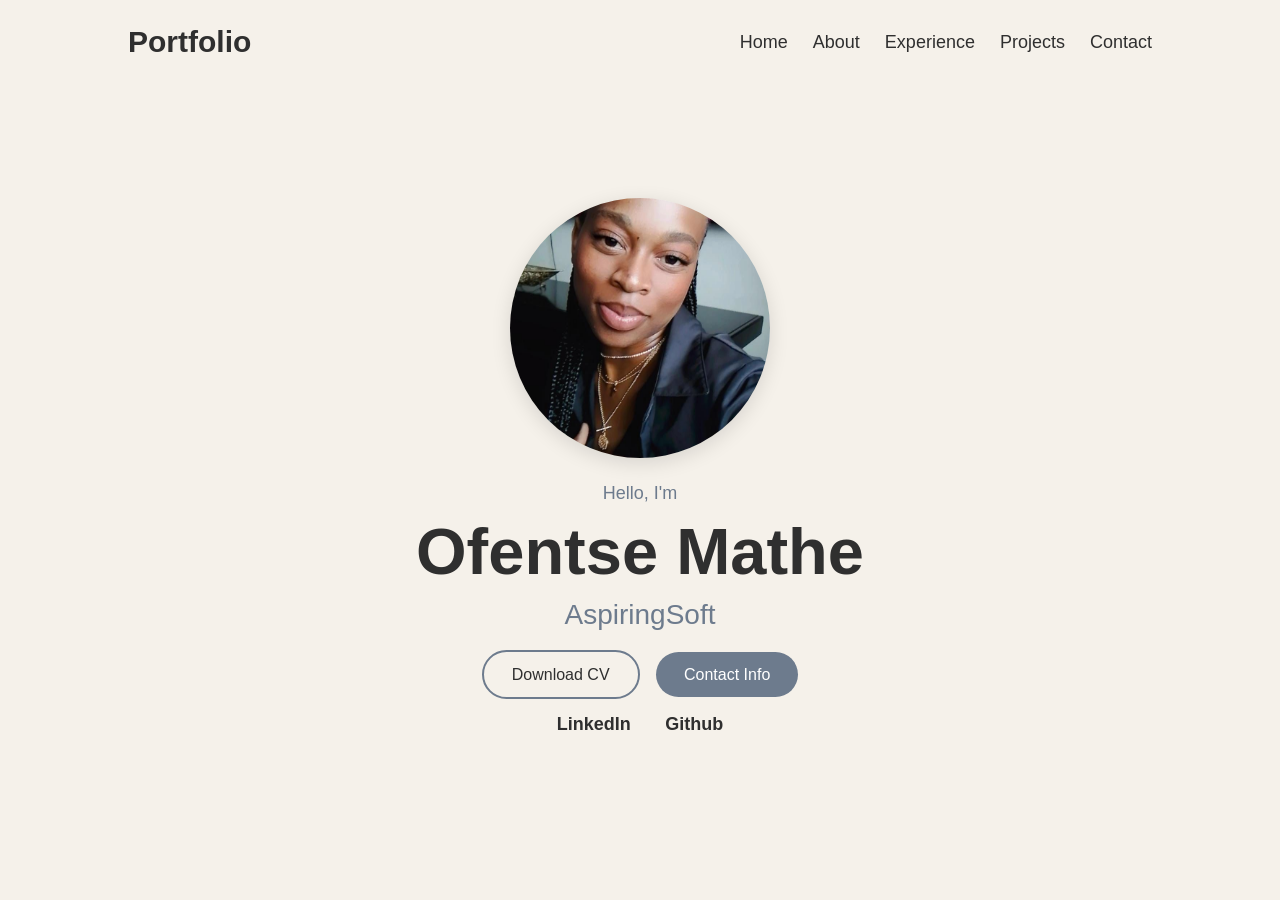
<file: index.html>
<!-- ========================= -->
<!-- index.html -->
<!-- ========================= -->
<!DOCTYPE html>
<html lang="en">
<head>
  <meta charset="UTF-8">
  <meta name="viewport" content="width=device-width, initial-scale=1.0">
  <title>Ofentse Portfolio</title>
  <link rel="stylesheet" href="style.css">
</head>
<body>

<nav>
  <h2 class="logo">Portfolio</h2>

  <ul class="nav-links">
    <li><a href="index.html">Home</a></li>
    <li><a href="about.html">About</a></li>
    <li><a href="experience.html">Experience</a></li>
    <li><a href="projects.html">Projects</a></li>
    <li><a href="contact.html">Contact</a></li>
  </ul>
</nav>

<section class="hero">

<img src="image/profile.jpg" class="profile-img" alt="Profile">

  <p class="intro">Hello, I'm</p>

  <h1>Ofentse Mathe</h1>

  <h2 class="role">Aspiring Software Developer</h2>

  <div class="buttons">
    <a href="Ofentse mathe cv.pdf" class="btn-outline">
      Download CV</a>
    

    <a href="contact.html" class="btn-filled">Contact Info</a>
  </div>

  <div class="socials">
    <a href="#">LinkedIn</a>
    <a href="https://github.com/" target="_blank">
      Github
  </div>

</section>

<script src="script.js"></script>
</body>
</html>
</file>
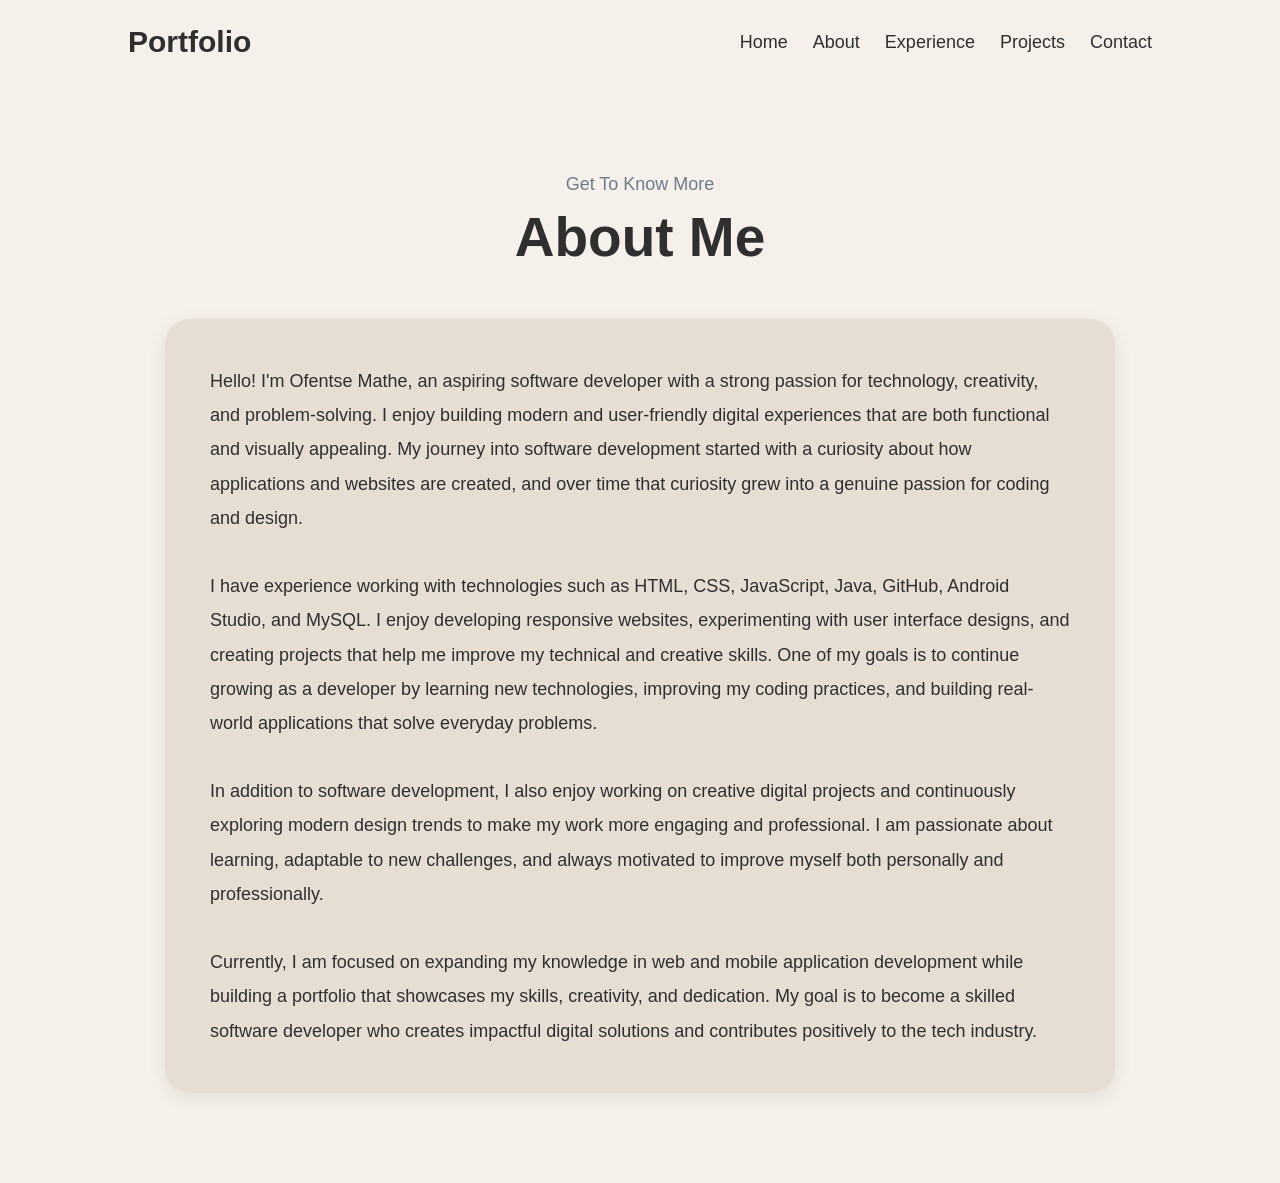
<file: about.html>
<!-- ===================================== -->
<!-- FULL about.html CODE -->
<!-- ===================================== -->

<!DOCTYPE html>
<html lang="en">

<head>

  <meta charset="UTF-8">

  <meta name="viewport" content="width=device-width, initial-scale=1.0">

  <title>About Me</title>

  <link rel="stylesheet" href="style.css">

</head>

<body>

  <!-- NAVBAR -->

  <nav>

    <h2 class="logo">Portfolio</h2>

    <ul class="nav-links">

      <li><a href="index.html">Home</a></li>

      <li><a href="about.html">About</a></li>

      <li><a href="experience.html">Experience</a></li>

      <li><a href="projects.html">Projects</a></li>

      <li><a href="contact.html">Contact</a></li>

    </ul>

  </nav>

  <!-- ABOUT SECTION -->

  <section class="page-section">

    <p class="section-text">Get To Know More</p>

    <h1>About Me</h1>

    <div class="about-container">

      <p class="about-paragraph">

        Hello! I'm Ofentse Mathe, an aspiring software developer with a strong passion for technology, creativity, and problem-solving. I enjoy building modern and user-friendly digital experiences that are both functional and visually appealing. My journey into software development started with a curiosity about how applications and websites are created, and over time that curiosity grew into a genuine passion for coding and design.

        <br><br>

        I have experience working with technologies such as HTML, CSS, JavaScript, Java, GitHub, Android Studio, and MySQL. I enjoy developing responsive websites, experimenting with user interface designs, and creating projects that help me improve my technical and creative skills. One of my goals is to continue growing as a developer by learning new technologies, improving my coding practices, and building real-world applications that solve everyday problems.

        <br><br>

        In addition to software development, I also enjoy working on creative digital projects and continuously exploring modern design trends to make my work more engaging and professional. I am passionate about learning, adaptable to new challenges, and always motivated to improve myself both personally and professionally.

        <br><br>

        Currently, I am focused on expanding my knowledge in web and mobile application development while building a portfolio that showcases my skills, creativity, and dedication. My goal is to become a skilled software developer who creates impactful digital solutions and contributes positively to the tech industry.

      </p>

    </div>

  </section>

  <script src="script.js"></script>

</body>

</html>
</file>
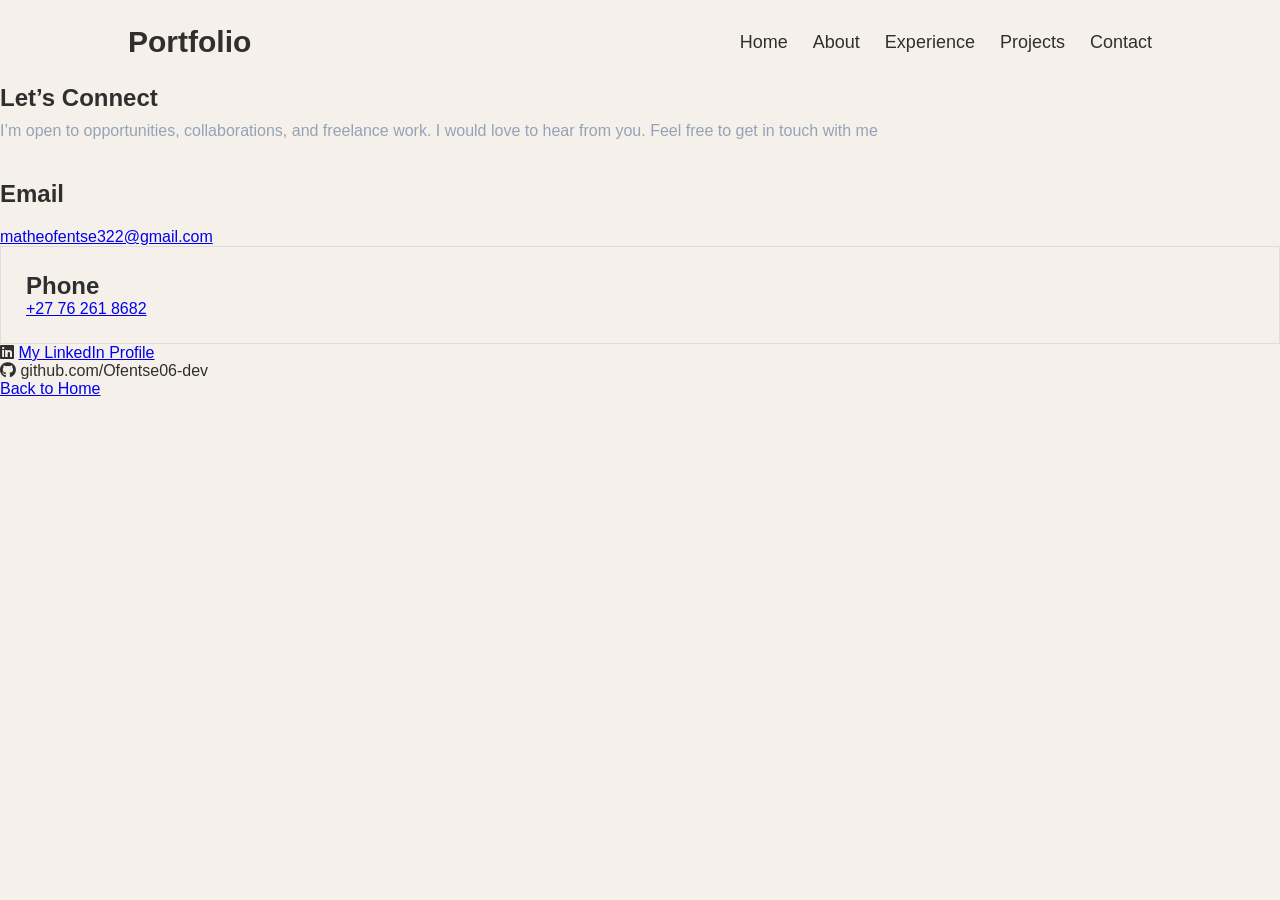
<file: contact.html>
<!DOCTYPE html>
<html lang="en">

<head>
  <meta charset="UTF-8">
  <meta name="viewport" content="width=device-width, initial-scale=1.0">
  <title>Contact</title>

  <link rel="stylesheet" href="style.css">
  <link rel="stylesheet" href="https://cdnjs.cloudflare.com/ajax/libs/font-awesome/6.5.0/css/all.min.css">
</head>

<body>

<nav>
  <h2 class="logo">Portfolio</h2>

  <ul class="nav-links">
    <li><a href="index.html">Home</a></li>
    <li><a href="about.html">About</a></li>
    <li><a href="experience.html">Experience</a></li>
    <li><a href="projects.html">Projects</a></li>
    <li><a href="contact.html">Contact</a></li>
  </ul>
</nav>

<section class="contact-section">

  <h1 class="contact-title">Let’s Connect</h1>

  <p class="contact-subtitle">
    I’m open to opportunities, collaborations, and freelance work. I would love to hear from you. Feel free to get in touch with me 
  </p>

  <div class="contact-info">
    <h2> Email</h2>
    <a href="malito:Matheofentse322@gmail.com">
      matheofentse322@gmail.com
    </a>
  </div>
  <div class="contact-item">
    <h2>Phone</h2>
    <a href=tel:+27 76 261 8682">
      +27 76 261 8682
    </a>
  </div> 

    <!-- LINKEDIN -->
    <p>
      <i class="fa-brands fa-linkedin"></i>
      <a href="https://www.linkedin.com/" target="_blank">
        My LinkedIn Profile
      </a>
    </p> 

    <p><i class="fa-brands fa-github"></i> github.com/Ofentse06-dev</p>

  </div>
<a href="index.html" class="back-button">
  Back to Home
</section>

<script src="script.js"></script>

</body>
</html>
</file>
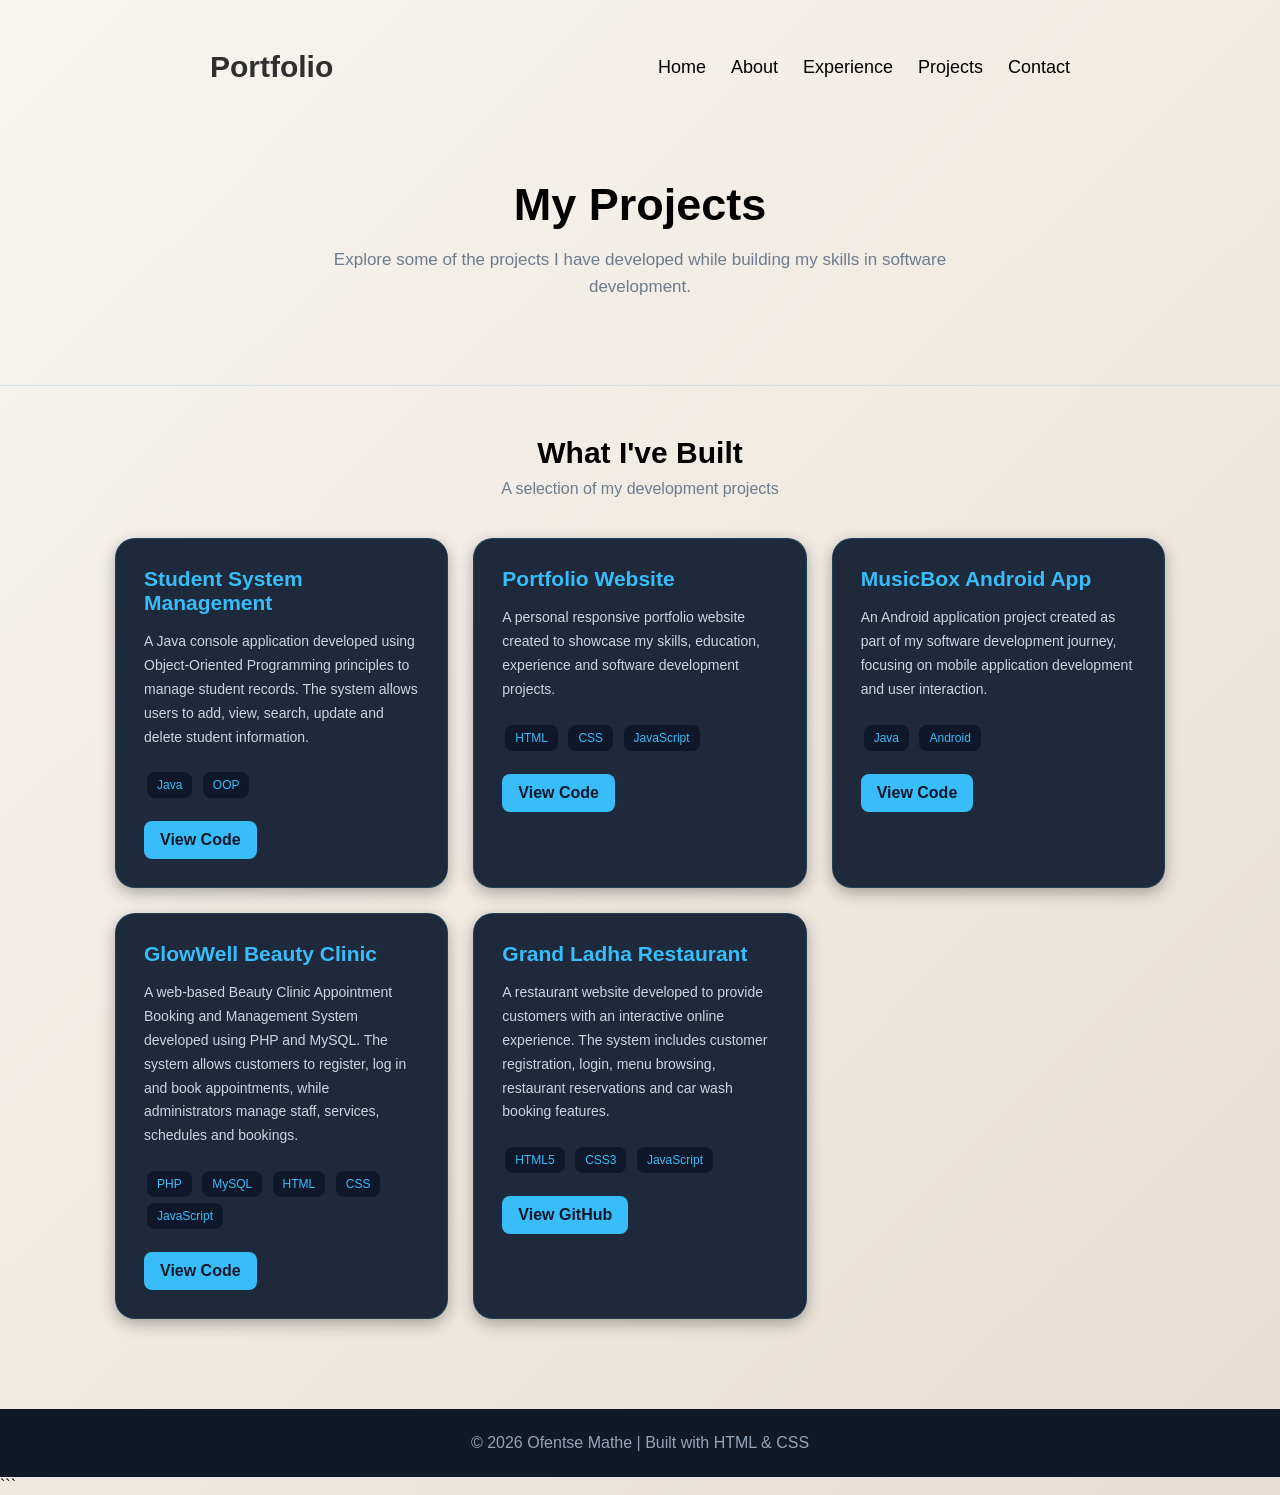
<file: projects.html>
<!DOCTYPE html>

<html lang="en">
<head>
    <meta charset="UTF-8">
    <meta name="viewport" content="width=device-width, initial-scale=1.0">

<title>Projects | Ofentse Mathe</title>

<style>
    * {
        margin: 0;
        padding: 0;
        box-sizing: border-box;
    }

    body {
        font-family: Arial, sans-serif;
        background: linear-gradient(135deg, #F8F5F0, #E7DED3);
        color: #000000;
        min-height: 100vh;
    }

    /* ===== TOP SECTION ===== */
    .top-section {
        background: linear-gradient(#F5F1EA);
        padding: 25px 8%;
        border-bottom: 1px solid rgba(56, 189, 248, 0.2);
    }

    /* ===== NAVIGATION ===== */
   
nav {
        display: flex;
        justify-content: space-between;
        align-items: center;
        padding:25px 10%;
        max-width: 1200px;
        margin: auto;
    }

    .logo {
        font-size:30px;
        font-weight:bold;
        color:#2F2F2F;
}
    

    nav ul {
        list-style: none;
        display: flex;
        gap: 25px;
    }

    nav ul li a {
        color: #000000;
        text-decoration: none;
        font-size: 18px;
        transition: 0.3s;
    }

    nav ul li a:hover,
    nav ul li a.active {
        color: #38bdf8;
    }


    /* ===== HERO ===== */
    .hero {
        text-align: center;
        padding: 70px 20px 60px;
    }

    .hero h1 {
        font-size: 45px;
        margin-bottom: 15px;
        color: #000000;
    }

    .hero h1 span {
        color: #000000;
    }

    .hero p {
        color: #6D7B8D;
        font-size: 17px;
        max-width: 650px;
        margin: auto;
        line-height: 1.6;
    }

    /* ===== PROJECTS ===== */
    .projects-section {
        max-width: 1100px;
        margin: auto;
        padding: 50px 25px;
    }

    .section-title {
        text-align: center;
        margin-bottom: 40px;
    }

    .section-title h2 {
        font-size: 30px;
        color: #000000;
        margin-bottom: 10px;
    }

    .section-title p {
        color: #6D7B8D;
    }

    .container {
        display: grid;
        grid-template-columns: repeat(auto-fit, minmax(280px, 1fr));
        gap: 25px;
    }

    /* ===== PROJECT CARD ===== */
    .card {
        background: #1e293b;
        padding: 28px;
        border-radius: 20px;
        border: 1px solid rgba(56, 189, 248, 0.15);
        transition: 0.3s ease;
        box-shadow: 0 5px 15px rgba(0, 0, 0, 0.3);
    }

    .card:hover {
        transform: translateY(-8px);
        border-color: #38bdf8;
        box-shadow: 0 10px 25px rgba(56, 189, 248, 0.15);
    }

    .card h3 {
        color: #38bdf8;
        font-size: 21px;
        margin-bottom: 15px;
    }

    .card p {
        font-size: 14px;
        color: #cbd5e1;
        line-height: 1.7;
        margin-bottom: 20px;
    }

    .technologies {
        margin-bottom: 20px;
    }

    .technologies span {
        display: inline-block;
        background: #0f172a;
        color: #38bdf8;
        padding: 6px 10px;
        border-radius: 8px;
        font-size: 12px;
        margin: 3px;
    }

    /* ===== BUTTON ===== */
    .btn {
        display: inline-block;
        padding: 10px 16px;
        background: #38bdf8;
        color: #0f172a;
        text-decoration: none;
        border-radius: 8px;
        font-weight: bold;
        transition: 0.3s;
    }

    .btn:hover {
        background: white;
        transform: translateY(-2px);
    }

    /* ===== FOOTER ===== */
    footer {
        text-align: center;
        padding: 25px;
        background: #111827;
        margin-top: 40px;
        color: #94a3b8;
    }

    /* ===== MOBILE ===== */
    @media (max-width: 700px) {

        nav {
            flex-direction: column;
            gap: 20px;
        }

        nav ul {
            flex-wrap: wrap;
            justify-content: center;
            gap: 15px;
        }

        .hero h1 {
            font-size: 35px;
        }

        .hero {
            padding: 50px 20px;
        }
    }
</style>


</head>

<body>


<!-- TOP SECTION -->
<div class="top-section">

    <!-- NAVIGATION -->
    <nav>
        <div class="logo">Portfolio</div>

        <ul>
            <li><a href="index.html">Home</a></li>
            <li><a href="about.html">About</a></li>
            <li><a href="experience.html">Experience</a></li>
            <li><a href="projects.html">Projects</a></li>
            <li><a href="contact.html">Contact</a></li>
        </ul>
    </nav>

    <!-- HERO -->
    <div class="hero">
        <h1>My Projects</span></h1>
        <p>
            Explore some of the projects I have developed while building
            my skills in software development.
        </p>
    </div>

</div>

<!-- PROJECTS -->
<section class="projects-section">

    <div class="section-title">
        <h2>What I've Built</h2>
        <p>A selection of my development projects</p>
    </div>

    <div class="container">

        <!-- PROJECT 1 -->
        <div class="card">
            <h3>Student System Management</h3>

            <p>
                A Java console application developed using Object-Oriented
                Programming principles to manage student records. The
                system allows users to add, view, search, update and delete
                student information.
            </p>

            <div class="technologies">
                <span>Java</span>
                <span>OOP</span>
            </div>

            <a
                class="btn"
                href="https://github.com/ofentse06-dev/Student-System-Management"
                target="_blank">
                View Code
            </a>
        </div>


        <!-- PROJECT 2 -->
        <div class="card">
            <h3>Portfolio Website</h3>

            <p>
                A personal responsive portfolio website created to
                showcase my skills, education, experience and software
                development projects.
            </p>

            <div class="technologies">
                <span>HTML</span>
                <span>CSS</span>
                <span>JavaScript</span>
            </div>

            <a
                class="btn"
                href="https://github.com/Ofentse06-dev"
                target="_blank">
                View Code
            </a>
        </div>


        <!-- PROJECT 3 -->
        <div class="card">
            <h3>MusicBox Android App</h3>

            <p>
                An Android application project created as part of my
                software development journey, focusing on mobile
                application development and user interaction.
            </p>

            <div class="technologies">
                <span>Java</span>
                <span>Android</span>
            </div>
            <a
                class="btn"
                href="https://github.com/Ofentse06-dev/MusicBox"
                target="_blank">
                View Code
            </a>
        </div> 
        
<!-- PROJECT 4 -->
<div class="card">
    <h3>GlowWell Beauty Clinic</h3>

    <p>
        A web-based Beauty Clinic Appointment Booking
        and Management System developed using PHP and
        MySQL. The system allows customers to register,
        log in and book appointments, while administrators
        manage staff, services, schedules and bookings.
    </p>

    <div class="technologies">
        <span>PHP</span>
        <span>MySQL</span>
        <span>HTML</span>
        <span>CSS</span>
        <span>JavaScript</span>
    </div>

    <a
        class="btn"
        href="https://github.com/Ofentse06-dev/Glow_Well_Clinic"
        target="_blank"
        rel="noopener noreferrer">
        View Code
    </a>
</div>
        
<!-- PROJECT 5 -->
<div class="card">
    <h3>Grand Ladha Restaurant</h3>

    <p>
        A restaurant website developed to provide customers
        with an interactive online experience. The system
        includes customer registration, login, menu browsing,
        restaurant reservations and car wash booking features.
    </p>

    <div class="technologies">
        <span>HTML5</span>
        <span>CSS3</span>
        <span>JavaScript</span>
    </div>

    <a
        class="btn"
        href="https://github.com/Ofentse06-dev"
        target="_blank"
        rel="noopener noreferrer">
        View GitHub
    </a>
</div>


            
        </div>

    </div>

</section>


<!-- FOOTER -->
<footer>
    <p>© 2026 Ofentse Mathe | Built with HTML & CSS</p>
</footer>
```

</body>
</html>
</file>
<file: style.css>
/* ===================================== */
/* FULL PREMIUM style.css */
/* ===================================== */

*{
  margin:0;
  padding:0;
  box-sizing:border-box;
}

html{
  scroll-behavior:smooth;
}

/* ===================================== */
/* BODY */
/* ===================================== */

body{
  font-family:Arial, sans-serif;
  background:#F5F1EA;
  color:#2F2F2F;
  opacity:0;
  transition:opacity 0.5s ease-in-out;
}

/* PAGE FADE */

body.loaded{
  opacity:1;
}

/* ===================================== */
/* NAVBAR */
/* ===================================== */

nav{
  display:flex;
  justify-content:space-between;
  align-items:center;
  padding:25px 10%;
}

.logo{
  font-size:30px;
  font-weight:bold;
  color:#2F2F2F;
}

.nav-links{
  display:flex;
  list-style:none;
  gap:25px;
}

.nav-links a{
  text-decoration:none;
  color:#2F2F2F;
  font-size:18px;
  transition:0.3s;
  position:relative;
}

/* UNDERLINE EFFECT */

.nav-links a::after{
  content:"";
  position:absolute;
  width:0%;
  height:2px;
  left:0;
  bottom:-5px;
  background:#6D7B8D;
  transition:0.3s;
}

.nav-links a:hover::after{
  width:100%;
}

/* ===================================== */
/* HERO SECTION */
/* ===================================== */

.hero{
  min-height:85vh;
  display:flex;
  flex-direction:column;
  justify-content:center;
  align-items:center;
  text-align:center;
  padding:40px 20px;
}

.profile-img{
  width:260px;
  height:260px;
  border-radius:50%;
  object-fit:cover;
  box-shadow:0 5px 20px rgba(0,0,0,0.12);
}

.intro{
  margin-top:25px;
  color:#6D7B8D;
  font-size:18px;
}

.hero h1{
  font-size:65px;
  margin-top:10px;
}

.role{
  margin-top:10px;
  color:#6D7B8D;
  font-size:28px;
  font-weight:500;
}

/* ===================================== */
/* BUTTONS */
/* ===================================== */

.buttons{
  margin-top:35px;
}

.btn-outline{
  border:2px solid #6D7B8D;
  padding:14px 28px;
  border-radius:35px;
  text-decoration:none;
  color:#2F2F2F;
  margin-right:12px;
  transition:0.3s;
}

.btn-outline:hover{
  background:#6D7B8D;
  color:white;
}

.btn-filled{
  background:#6D7B8D;
  color:white;
  padding:14px 28px;
  border-radius:35px;
  text-decoration:none;
  transition:0.3s;
}

.btn-filled:hover{
  background:#596575;
}

/* ===================================== */
/* SOCIALS */
/* ===================================== */

.socials{
  margin-top:30px;
}

.socials a{
  margin:0 15px;
  text-decoration:none;
  color:#2F2F2F;
  font-weight:bold;
  font-size:18px;
  transition:0.3s;
}

.socials a:hover{
  color:#6D7B8D;
}

/* ===================================== */
/* GENERAL PAGE SECTION */
/* ===================================== */

.page-section{
  padding:90px 10%;
  text-align:center;
}

.section-text{
  color:#6D7B8D;
  font-size:18px;
}

.page-section h1{
  margin-top:10px;
  font-size:55px;
}

/* ===================================== */
/* ABOUT SECTION */
/* ===================================== */

.about-container{
  display:flex;
  justify-content:center;
  margin-top:50px;
}

.about-paragraph{
  max-width:950px;
  background:#E7DED3;
  padding:45px;
  border-radius:25px;
  line-height:1.9;
  font-size:18px;
  text-align:left;
  box-shadow:0 5px 20px rgba(0,0,0,0.08);
}
/* SKILLS SECTION */
/* ===================================== */

.skills-container{
  display:flex;
  justify-content:center;
  flex-wrap:wrap;
  gap:25px;
  margin-top:50px;
}

.skill-card{
  background:#E7DED3;
  width:200px;
  padding:30px;
  border-radius:25px;

  /* ❌ REMOVED TRANSITION */
  transition:none;

  box-shadow:0 5px 15px rgba(0,0,0,0.08);
}

.skill-card:hover{
  /* ❌ REMOVED MOVEMENT */
  transform:none;
}

.skill-card img{
  width:80px;
  height:80px;
}

.skill-card h3{
  margin-top:20px;
  font-size:22px;
}

.skill-card p{
  margin-top:10px;
  color:#6D7B8D;
}



/* ===================================== */
/* PROJECTS SECTION */
/* ===================================== */

.projects-container{
  display:flex;
  justify-content:center;
  flex-wrap:wrap;
  gap:25px;
  margin-top:50px;
}

.project-card{
  background:#F5F1E8;
  width:320px;
  border-radius:25px;
  padding:25px;
  transition:0.3s;
  box-shadow:0 5px 15px rgba(0,0,0,0.08);
}

.project-card:hover{
  transform:translateY(-10px);
}

.project-card img{
  width:100%;
  border-radius:18px;
}

.project-card h3{
  margin-top:20px;
  font-size:24px;
}

.project-card p{
  margin-top:15px;
  line-height:1.7;
  color:#555;
}
}/* ========================= */
/* CONTACT PAGE */
/* ========================= */

.contact-page {
  max-width: 800px;
  margin: 0 auto;
  padding: 60px 20px;
  text-align: center;
  
}

.contact-page h1 {
    font-size: 40px;
    margin-bottom: 15px;
}
.contact-info{
  display: grid;
  gap: 20px;
}
.contact-item{
  padding: 25px;
  border: 1px solid #ddd;
}

.contact-subtitle {
    color: #94a3b8;
    margin-top: 10px;
    margin-bottom: 40px;
}

/* CARD */
.contact-card {
    background: #1e293b;
    max-width: 500px;
    margin: auto;
    padding: 30px;
    border-radius: 15px;

    box-shadow: 0 10px 30px rgba(0,0,0,0.3);

    animation: floatCard 3s ease-in-out infinite;
}

/* LINKS */
.contact-card a {
    color: #38bdf8;
    text-decoration: none;
}

.contact-card a:hover {
    text-decoration: underline;
}

/* ICON ANIMATION */
.contact-card i {
    margin-right: 10px;
    color: #38bdf8;
}

/* ========================= */
/* ANIMATIONS */
/* ========================= */

@keyframes fadeInUp {
    from {
        opacity: 0;
        transform: translateY(30px);
    }
    to {
        opacity: 1;
        transform: translateY(0);
    }
}



@keyframes floatCard {
    0% {
        transform: translateY(0px);
    }
    50% {
        transform: translateY(-10px);
    }
    100% {
        transform: translateY(0px);
    }
}


/* ===================================== */
/* FOOTER */
/* ===================================== */

footer{
  text-align:center;
  padding:40px;
  color:#6D7B8D;
}

/* ===================================== */
/* MOBILE RESPONSIVE */
/* ===================================== */

@media(max-width:768px){

  nav{
    flex-direction:column;
    gap:20px;
  }

  .nav-links{
    flex-wrap:wrap;
    justify-content:center;
    gap:15px;
  }

  .hero h1{
    font-size:42px;
  }

  .role{
    font-size:22px;
  }

  .profile-img{
    width:190px;
    height:190px;
  }

  .buttons{
    display:flex;
    flex-direction:column;
    gap:15px;
  }

  .btn-outline{
    margin-right:0;
  }

  .page-section h1{
    font-size:40px;
  }

  .about-paragraph{
    padding:25px;
    font-size:16px;
    line-height:1.7;
  }

  .skill-card{
    width:160px;
    padding:20px;
  }

  .skill-card img{
    width:60px;
    height:60px;
  }

  .project-card{
    width:100%;
  }

  .contact-card{
    width:100%;
  }

.cv-btn{
  display: inline-block;
  padding: 12px 25px;
  background-color: #000;
  color: white;
  text-decoration: none;
  border-radius: 5px;
  font-weight: bold;
}



}
}
</file>
